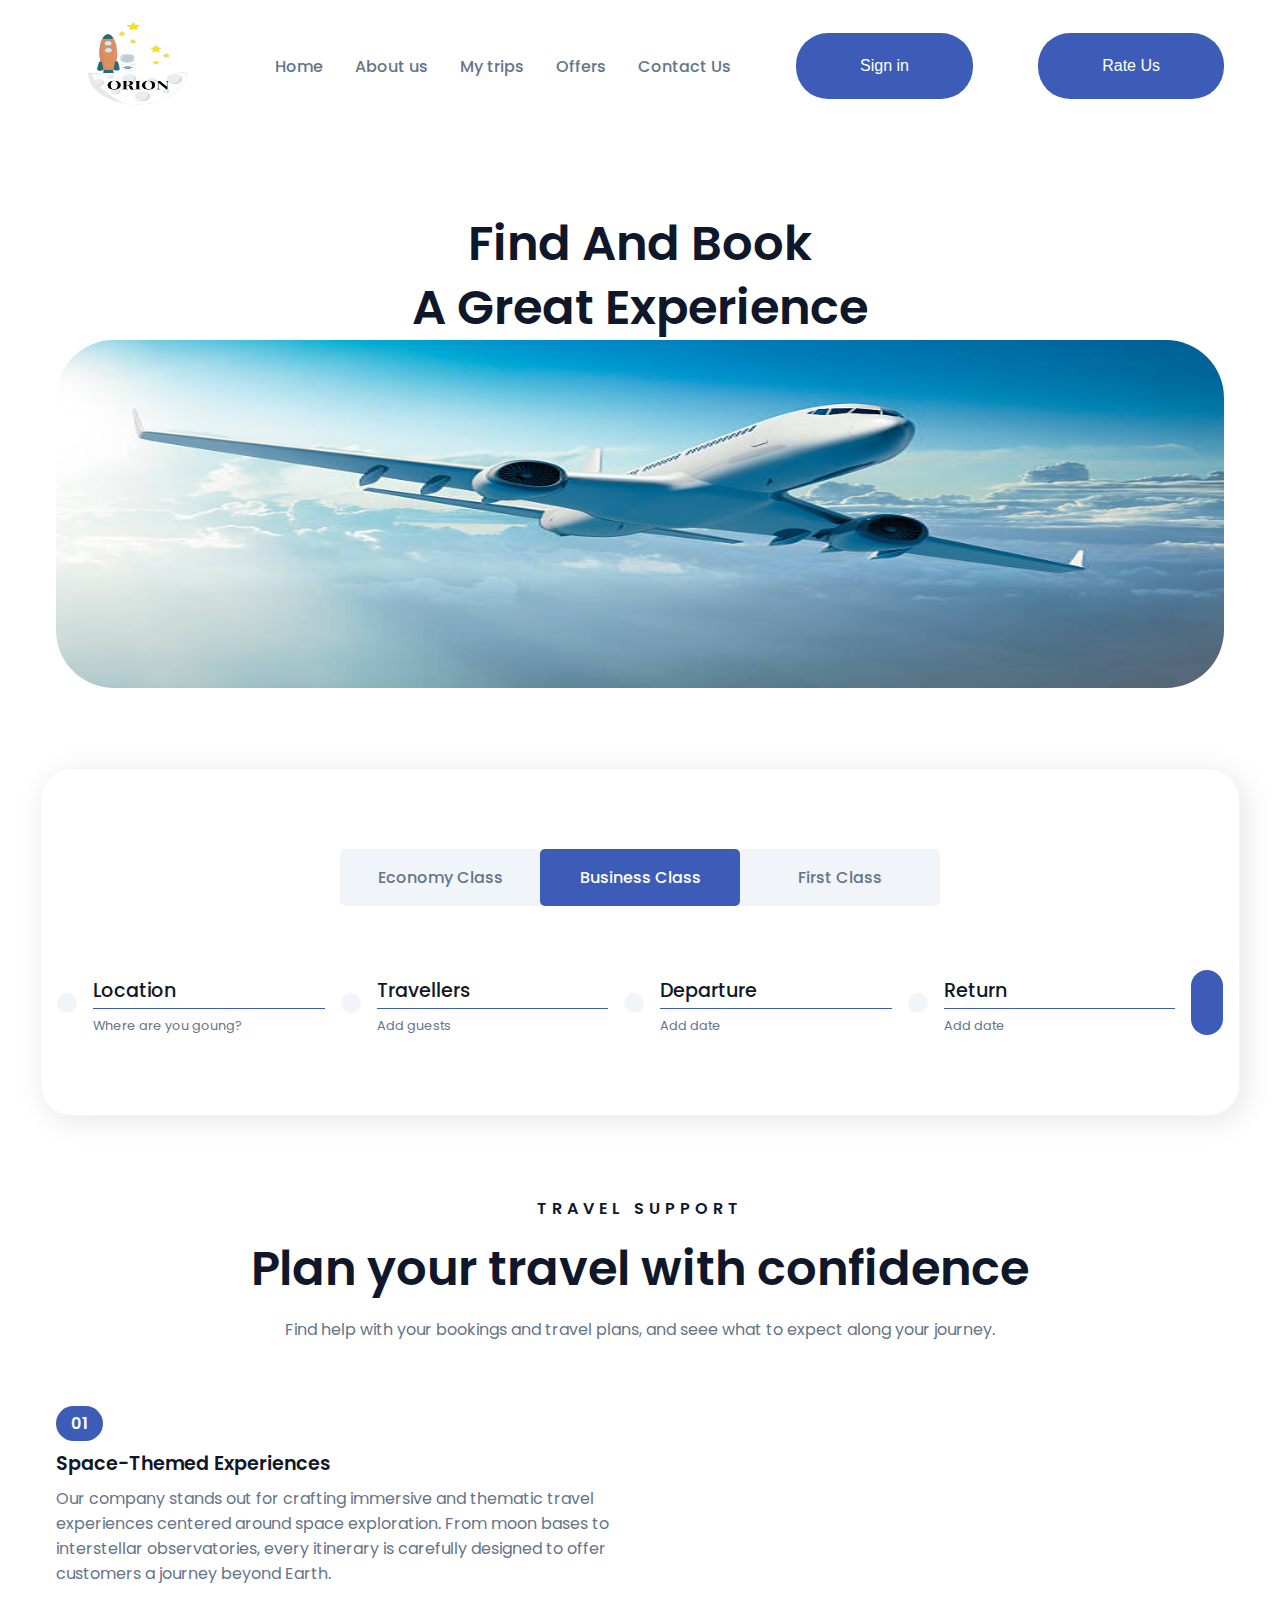
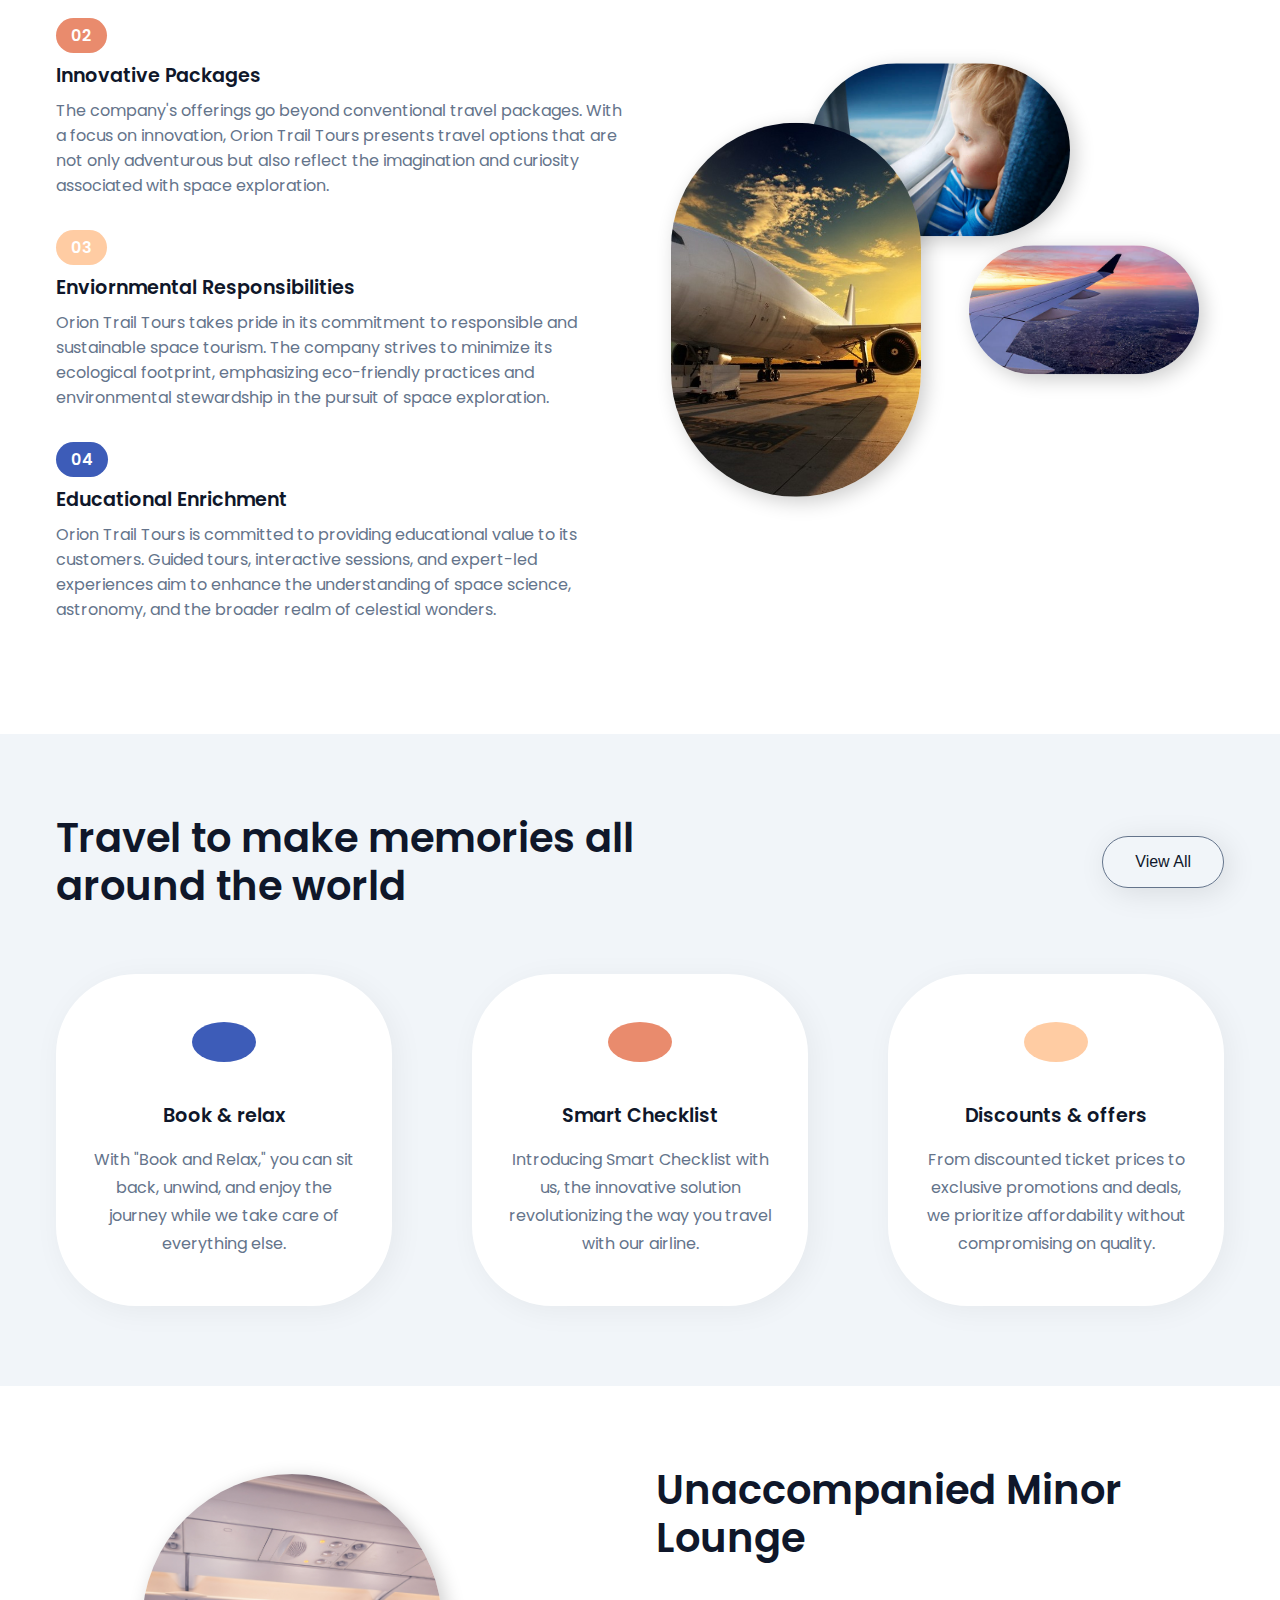
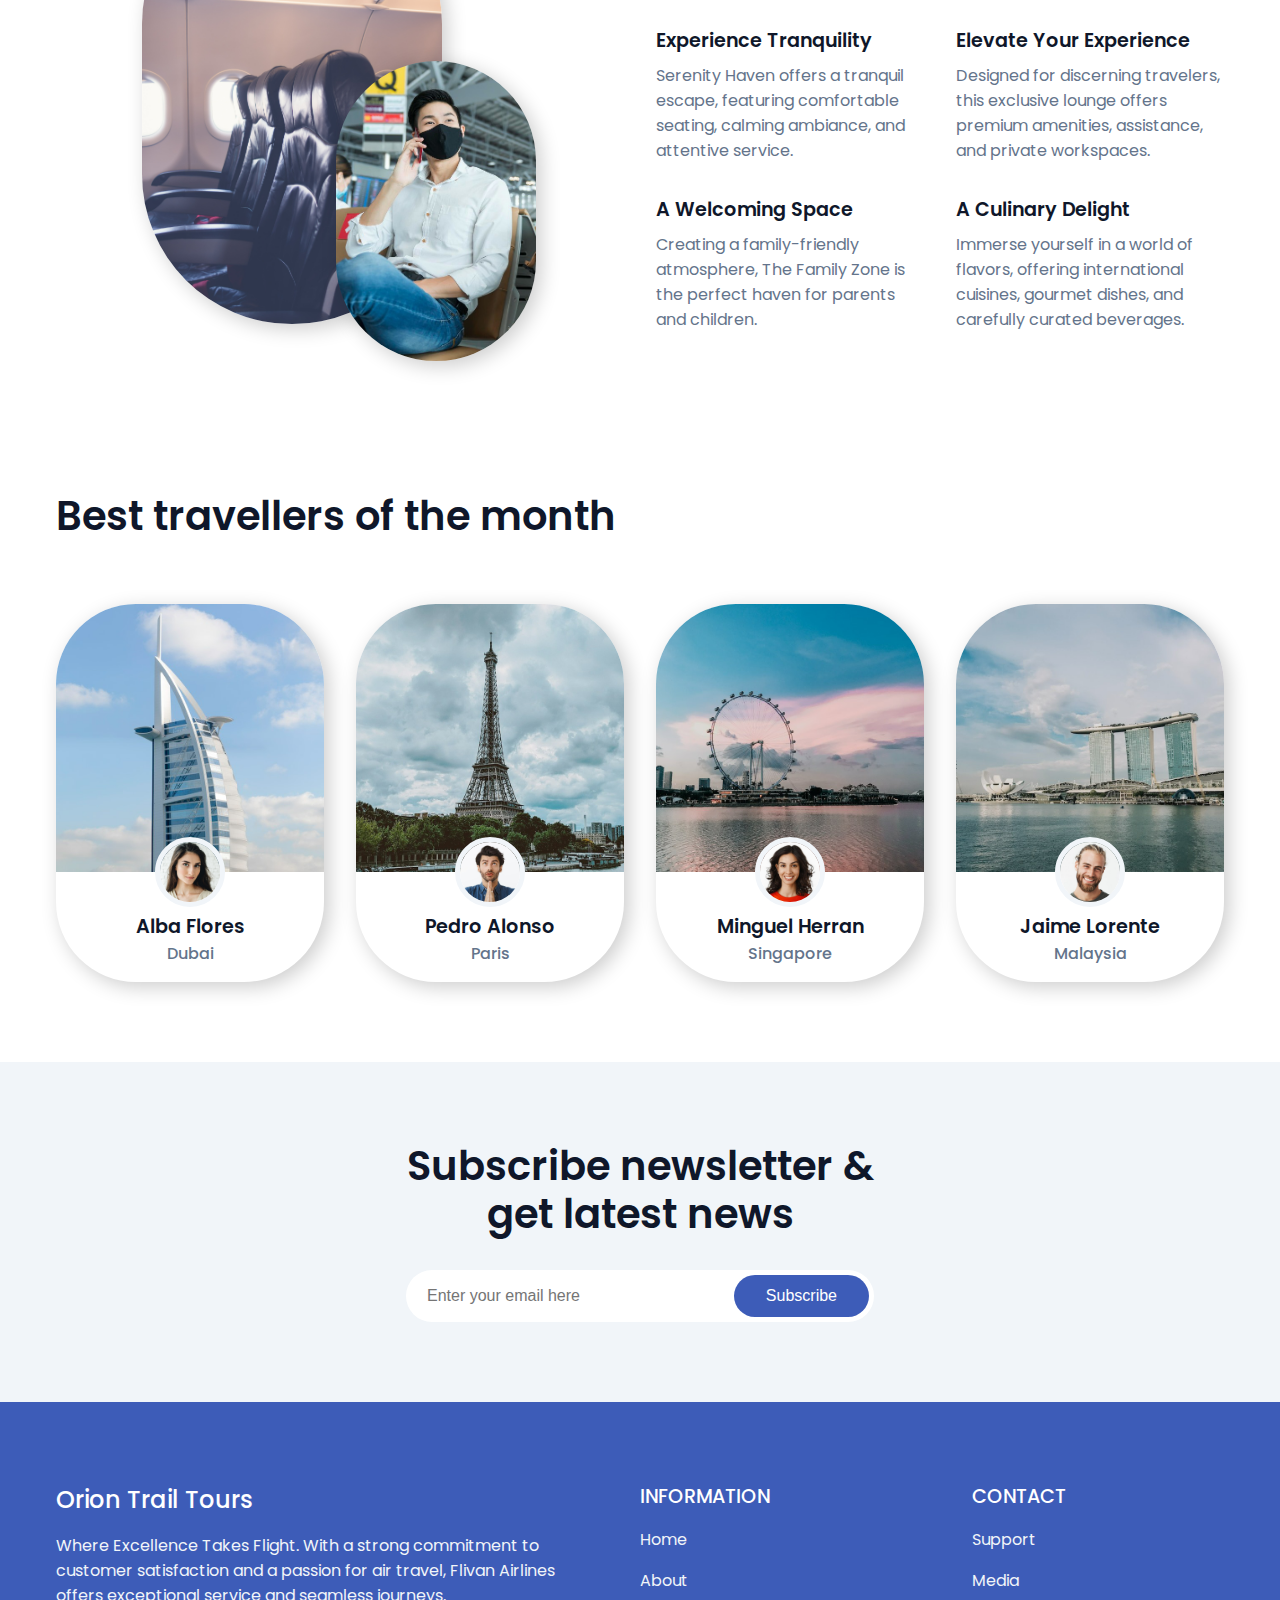
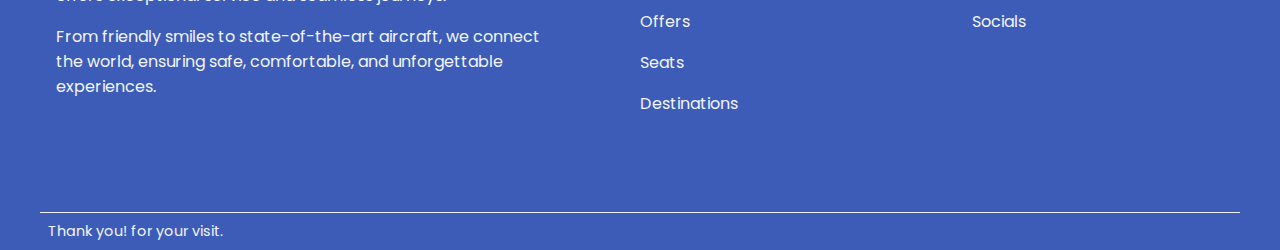
<file: index.html>
<!DOCTYPE html>
<html lang="en">
<head>
    <meta charset="UTF-8">
    <meta name="viewport" content="width=device-width, initial-scale=1.0">
    <title>Orion Trail Tours - Where Space Becomes Your Adventure </title>
    <link rel="shortcut icon" href="Logo.png" type="image/x-icon">
    <link rel="stylesheet" href="orien.css">
</head>
<body>
        <nav>
            <div class="nav__logo"><div class="logo__img" width="5vw"><img src="./Logo.png"  height="100vh"width3vw ></div></div>
                <ul class="nav__links">
                    <li class="link"><a href="./orien.html">Home</a></li>
                    <li class="link"><a href="#">About us</a></li>
                    <li class="link"><a href="#">My trips </a></li>
                    <li class="link"><a href="#">Offers</a></li>
                    <li class="link"><a href="#">Contact Us</a></li>
                  </ul>
                  <button class="btn" onclick="open()"><a href="newlogin.html"><div class="btn">Sign in</div></a></button>
                  <button class="btn" onclick="open()"><a href="feedback.html"><div class="btn">Rate Us</div></a></button>
        </nav>
        <header class="section__container header__container">
            <h1 class="section__header">Find And Book<br />A Great Experience</h1>
            <img src="istockphoto-155429973-612x612.jpg" alt="header"  class="aero"/>
          </header>
      
          <section class="section__container booking__container">
            <div class="booking__nav">
              <span>Economy Class</span>
              <span>Business Class</span>
              <span>First Class</span>
            </div>
            <form>
              <div class="form__group">
                <span><i class="ri-map-pin-line"></i></span>
                <div class="input__content">
                  <div class="input__group">
                    <input type="text" />
                    <label>Location</label>
                  </div>
                  <p>Where are you goung?</p>
                </div>
              </div>
              <div class="form__group">
                <span><i class="ri-user-3-line"></i></span>
                <div class="input__content">
                  <div class="input__group">
                    <input type="number" />
                    <label>Travellers</label>
                  </div>
                  <p>Add guests</p>
                </div>
              </div>
              <div class="form__group">
                <span><i class="ri-calendar-line"></i></span>
                <div class="input__content">
                  <div class="input__group">
                    <input type="text" />
                    <label>Departure</label>
                  </div>
                  <p>Add date</p>
                </div>
              </div>
              <div class="form__group">
                <span><i class="ri-calendar-line"></i></span>
                <div class="input__content">
                  <div class="input__group">
                    <input type="text" />
                    <label>Return</label>
                  </div>
                  <p>Add date</p>
                </div>
              </div>
              <button class="btn"><i class="ri-search-line"></i></button>
            </form>
          </section>
          <section class="section__container plan__container">
            <p class="subheader">TRAVEL SUPPORT</p>
            <h2 class="section__header">Plan your travel with confidence</h2>
            <p class="description">
              Find help with your bookings and travel plans, and seee what to expect
              along your journey.
            </p>
            <div class="plan__grid">
              <div class="plan__content">
                <span class="number">01</span>
                <h4>Space-Themed Experiences</h4>
                <p>
                    Our company stands out for crafting immersive and thematic travel experiences centered around space exploration. From moon bases to interstellar observatories, every itinerary is carefully designed to offer customers a journey beyond Earth.
                </p>
                <span class="number">02</span>
                <h4>Innovative Packages</h4>
                <p>
                    The company's offerings go beyond conventional travel packages. With a focus on innovation, Orion Trail Tours presents travel options that are not only adventurous but also reflect the imagination and curiosity associated with space exploration.
                </p>
                <span class="number">03</span>
                <h4>Enviornmental Responsibilities</h4>
                <p>
                    Orion Trail Tours takes pride in its commitment to responsible and sustainable space tourism. The company strives to minimize its ecological footprint, emphasizing eco-friendly practices and environmental stewardship in the pursuit of space exploration.
                </p>
                <span class="number">04</span>
                <h4>Educational Enrichment</h4>
                <p>
                    Orion Trail Tours is committed to providing educational value to its customers. Guided tours, interactive sessions, and expert-led experiences aim to enhance the understanding of space science, astronomy, and the broader realm of celestial wonders.
                </p>
              </div>
              <div class="plan__image">
                <img src="plan-1.jpg" alt="plan" />
                <img src="plan-2.jpg" alt="plan" />
                <img src="plan-3.jpg" alt="plan" />
              </div>
            </div>
          </section>
      
          <section class="memories">
            <div class="section__container memories__container">
              <div class="memories__header">
                <h2 class="section__header">
                  Travel to make memories all around the world
                </h2>
                <button class="view__all">View All</button>
              </div>
              <div class="memories__grid">
                <div class="memories__card">
                  <span><i class="ri-calendar-2-line"></i></span>
                  <h4>Book & relax</h4>
                  <p>
                    With "Book and Relax," you can sit back, unwind, and enjoy the
                    journey while we take care of everything else.
                  </p>
                </div>
                <div class="memories__card">
                  <span><i class="ri-shield-check-line"></i></span>
                  <h4>Smart Checklist</h4>
                  <p>
                    Introducing Smart Checklist with us, the innovative solution
                    revolutionizing the way you travel with our airline.
                  </p>
                </div>
                <div class="memories__card">
                  <span><i class="ri-bookmark-2-line"></i></span>
                  <h4>Discounts & offers</h4>
                  <p>
                    From discounted ticket prices to exclusive promotions and deals,
                    we prioritize affordability without compromising on quality.
                  </p>
                </div>
              </div>
            </div>
          </section>
      
          <section class="section__container lounge__container">
            <div class="lounge__image">
              <img src="lounge-1.jpg" alt="lounge" />
              <img src="lounge-2.jpg" alt="lounge" />
            </div>
            <div class="lounge__content">
              <h2 class="section__header">Unaccompanied Minor Lounge</h2>
              <div class="lounge__grid">
                <div class="lounge__details">
                  <h4>Experience Tranquility</h4>
                  <p>
                    Serenity Haven offers a tranquil escape, featuring comfortable
                    seating, calming ambiance, and attentive service.
                  </p>
                </div>
                <div class="lounge__details">
                  <h4>Elevate Your Experience</h4>
                  <p>
                    Designed for discerning travelers, this exclusive lounge offers
                    premium amenities, assistance, and private workspaces.
                  </p>
                </div>
                <div class="lounge__details">
                  <h4>A Welcoming Space</h4>
                  <p>
                    Creating a family-friendly atmosphere, The Family Zone is the
                    perfect haven for parents and children.
                  </p>
                </div>
                <div class="lounge__details">
                  <h4>A Culinary Delight</h4>
                  <p>
                    Immerse yourself in a world of flavors, offering international
                    cuisines, gourmet dishes, and carefully curated beverages.
                  </p>
                </div>
              </div>
            </div>
          </section>
      
          <section class="section__container travellers__container">
            <h2 class="section__header">Best travellers of the month</h2>
            <div class="travellers__grid">
              <div class="travellers__card">
                <img src="traveller-1.jpg" alt="traveller" />
                <div class="travellers__card__content">
                  <img src="client-1.jpg" alt="client" />
                  <h4>Alba Flores</h4>
                  <p>Dubai</p>
                </div>
              </div>
              <div class="travellers__card">
                <img src="traveller-2.jpg" alt="traveller" />
                <div class="travellers__card__content">
                  <img src="client-2.jpg" alt="client" />
                  <h4>Pedro Alonso</h4>
                  <p>Paris</p>
                </div>
              </div>
              <div class="travellers__card">
                <img src="traveller-3.jpg" alt="traveller" />
                <div class="travellers__card__content">
                  <img src="client-3.jpg" alt="client" />
                  <h4>Minguel Herran</h4>
                  <p>Singapore</p>
                </div>
              </div>
              <div class="travellers__card">
                <img src="traveller-4.jpg" alt="traveller" />
                <div class="travellers__card__content">
                  <img src="client-4.jpg" alt="client" />
                  <h4>Jaime Lorente</h4>
                  <p>Malaysia</p>
                </div>
              </div>
            </div>
          </section>
          
    <section class="subscribe">
        <div class="section__container subscribe__container">
          <h2 class="section__header">Subscribe newsletter & get latest news</h2>
          <form class="subscribe__form">
            <input type="text" placeholder="Enter your email here" />
            <button class="btn">Subscribe</button>
          </form>
        </div>
      </section>
  
      <footer class="footer">
        <div class="section__container footer__container">
          <div class="footer__col">
            <h3>Orion Trail Tours</h3>
            <p>
              Where Excellence Takes Flight. With a strong commitment to customer
              satisfaction and a passion for air travel, Flivan Airlines offers
              exceptional service and seamless journeys.
            </p>
            <p>
              From friendly smiles to state-of-the-art aircraft, we connect the
              world, ensuring safe, comfortable, and unforgettable experiences.
            </p>
          </div>
          <div class="footer__col">
            <h4>INFORMATION</h4>
            <p>Home</p>
            <p>About</p>
            <p>Offers</p>
            <p>Seats</p>
            <p>Destinations</p>
          </div>
          <div class="footer__col">
            <h4>CONTACT</h4>
            <p>Support</p>
            <p>Media</p>
            <p>Socials</p>
          </div>
        </div>
        <div class="section__container footer__bar">
          <p>Thank you! for your visit.</p>
          <div class="socials">
            <span><i class="ri-facebook-fill"></i></span>
            <span><i class="ri-twitter-fill"></i></span>
            <span><i class="ri-instagram-line"></i></span>
            <span><i class="ri-youtube-fill"></i></span>
          </div>
        </div>
      </footer>
      
</body>
<script>
    function open(){
        window.location.href = './newlogin.html';
    }
</script>
</html>
</file>
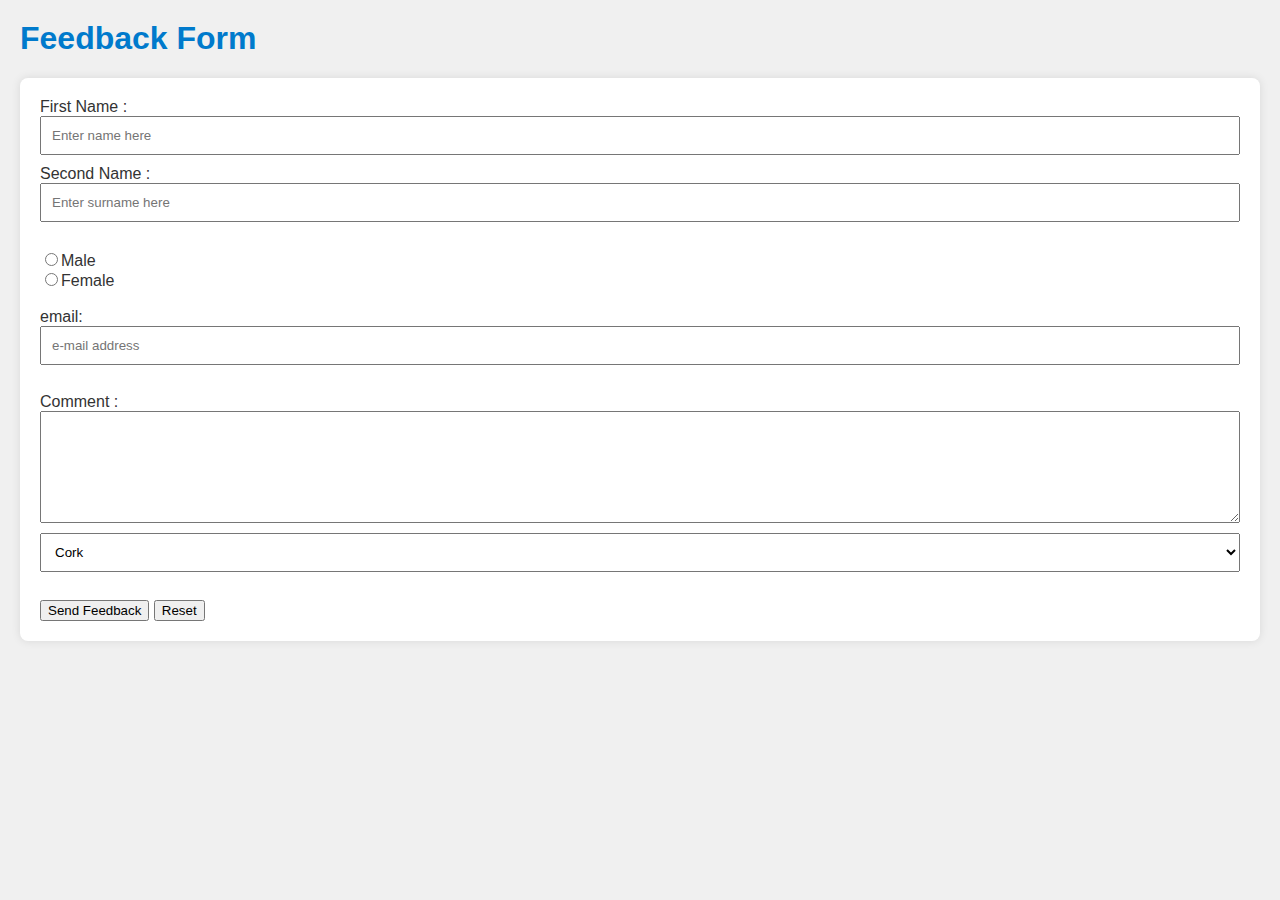
<file: feedback.html>
<HTML>
    <HEAD>
      <TITLE>Feedback Form</TITLE>
      <link rel="stylesheet" href="feedback.css">
    </HEAD>
    <BODY>
      <H1>Feedback Form</H1>
      <FORM action="mailto:simon.long@cit.ie" method="post" enctype="text/plain">
        First Name : <INPUT type="text" name="firstname" placeholder="Enter name here">
        Second Name : <INPUT type="text" name="secondname"  placeholder="Enter surname here">
        <BR>
        <BR>
        <!--It's important that both of these radio button have the same name so they behave as one component (i.e. Only one can be selected at a time)-->  
        <INPUT type="radio" name="gender" value="male">Male<BR>
        <INPUT type="radio" name="gender" value="female">Female  
        <BR>
        <BR>
        <!--This uses the new HTML "email" INPUT type which will automatically validates the email address when the SUBMIT button is clicked-->
        email: <INPUT type="email" name="mail" placeholder="e-mail address">
        <BR>
        <BR>
          Comment :<BR>        
          <TEXTAREA rows="6" cols="50" name="commentfield"></TEXTAREA>
          <BR>
          <SELECT name="countychooser">
            <OPTION value="cork">Cork</OPTION>
            <OPTION value="dublin">Dublin</OPTION>
            <OPTION value="galway">Galway</OPTION>
            <OPTION value="kerry">Kerry</OPTION>
          </SELECT>
          <BR>
          <BR>
          <INPUT TYPE="submit" value="Send Feedback">
          <INPUT TYPE="reset" value="Reset">
      </FORM>
      
    </BODY>  
  </HTML>
</file>
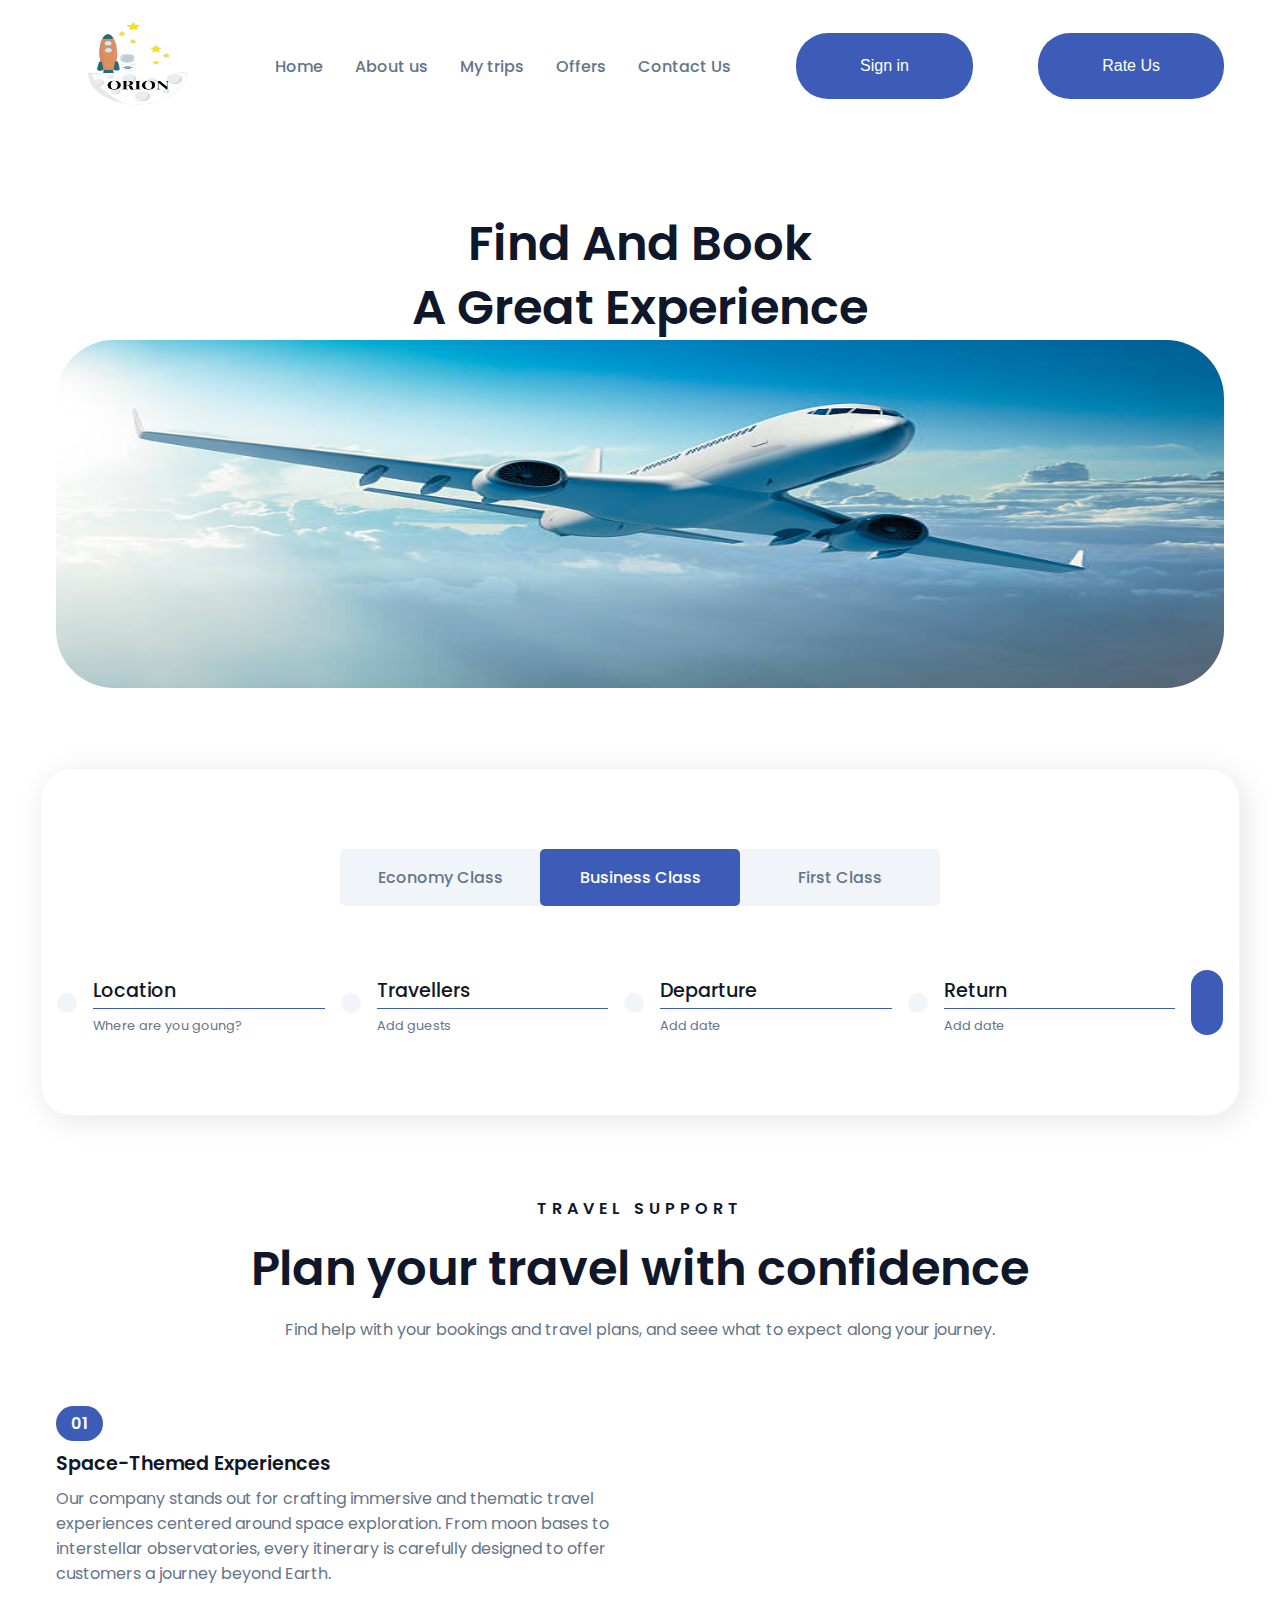
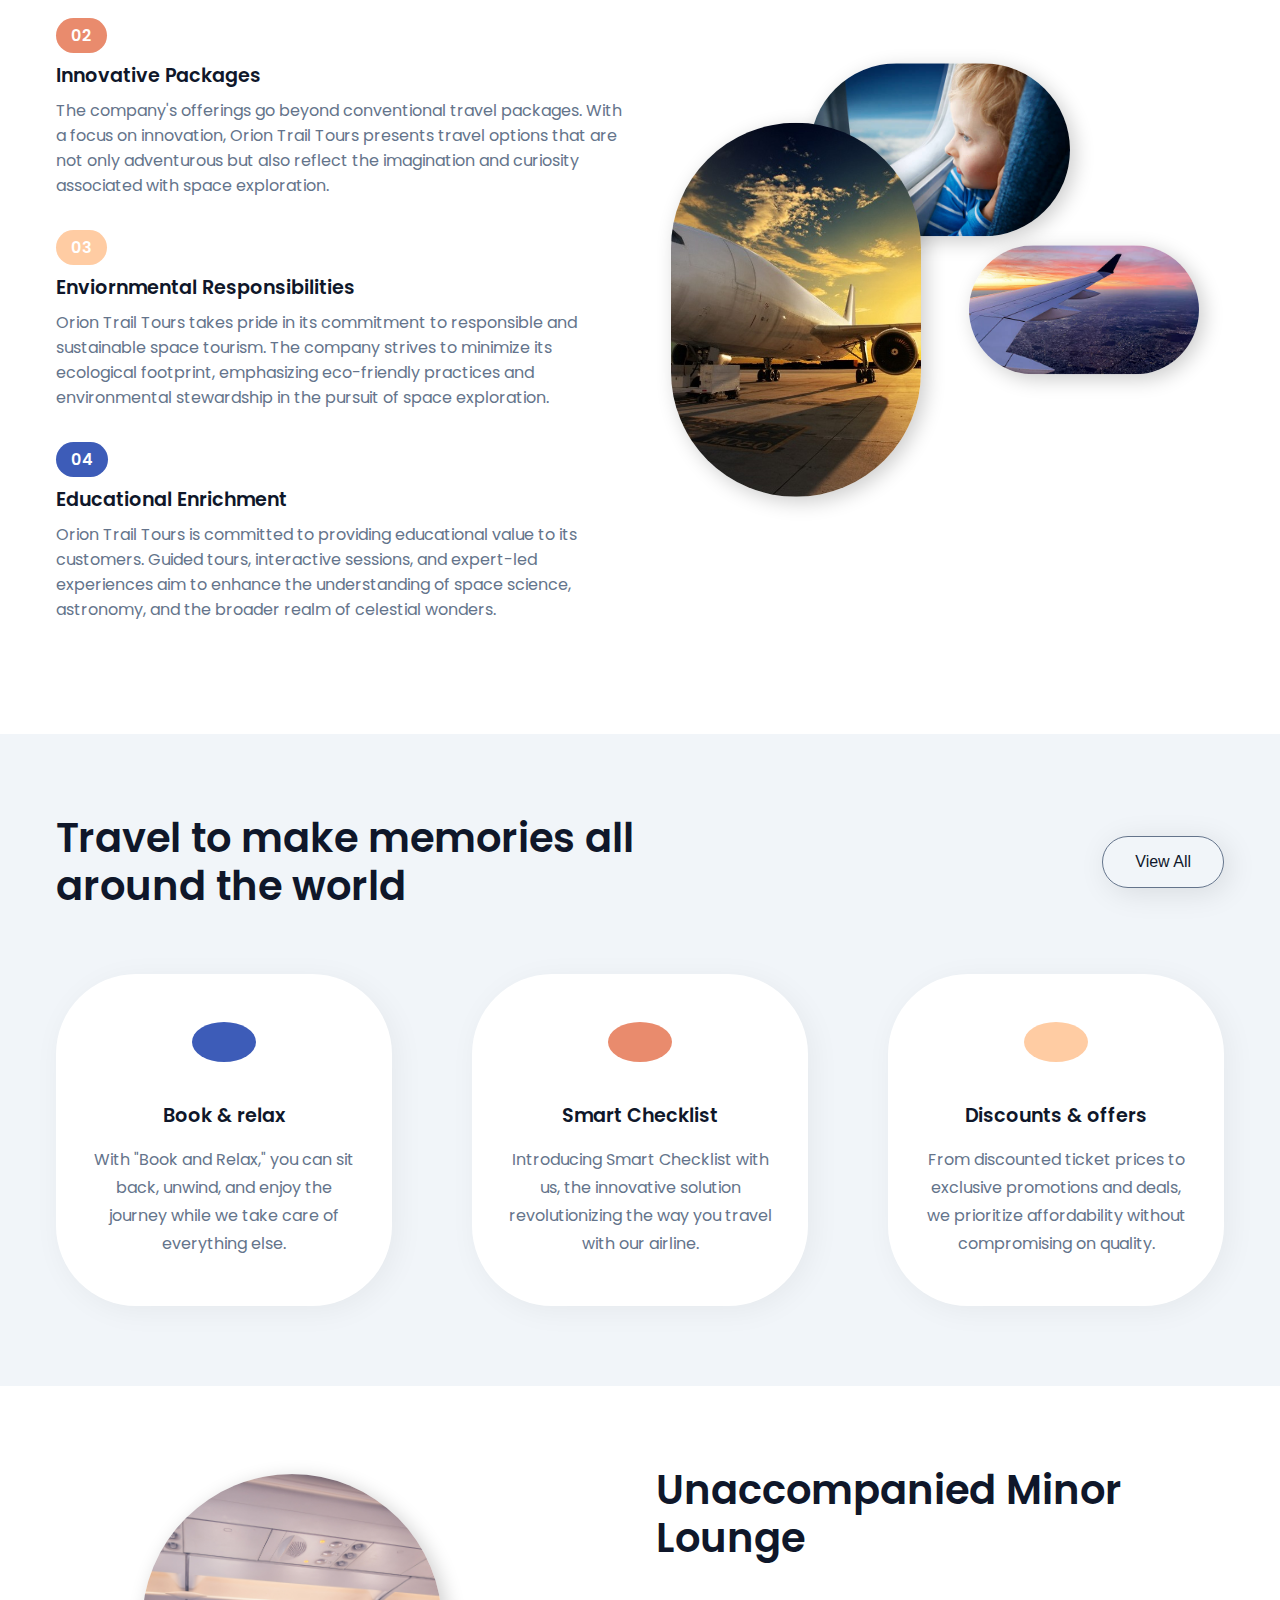
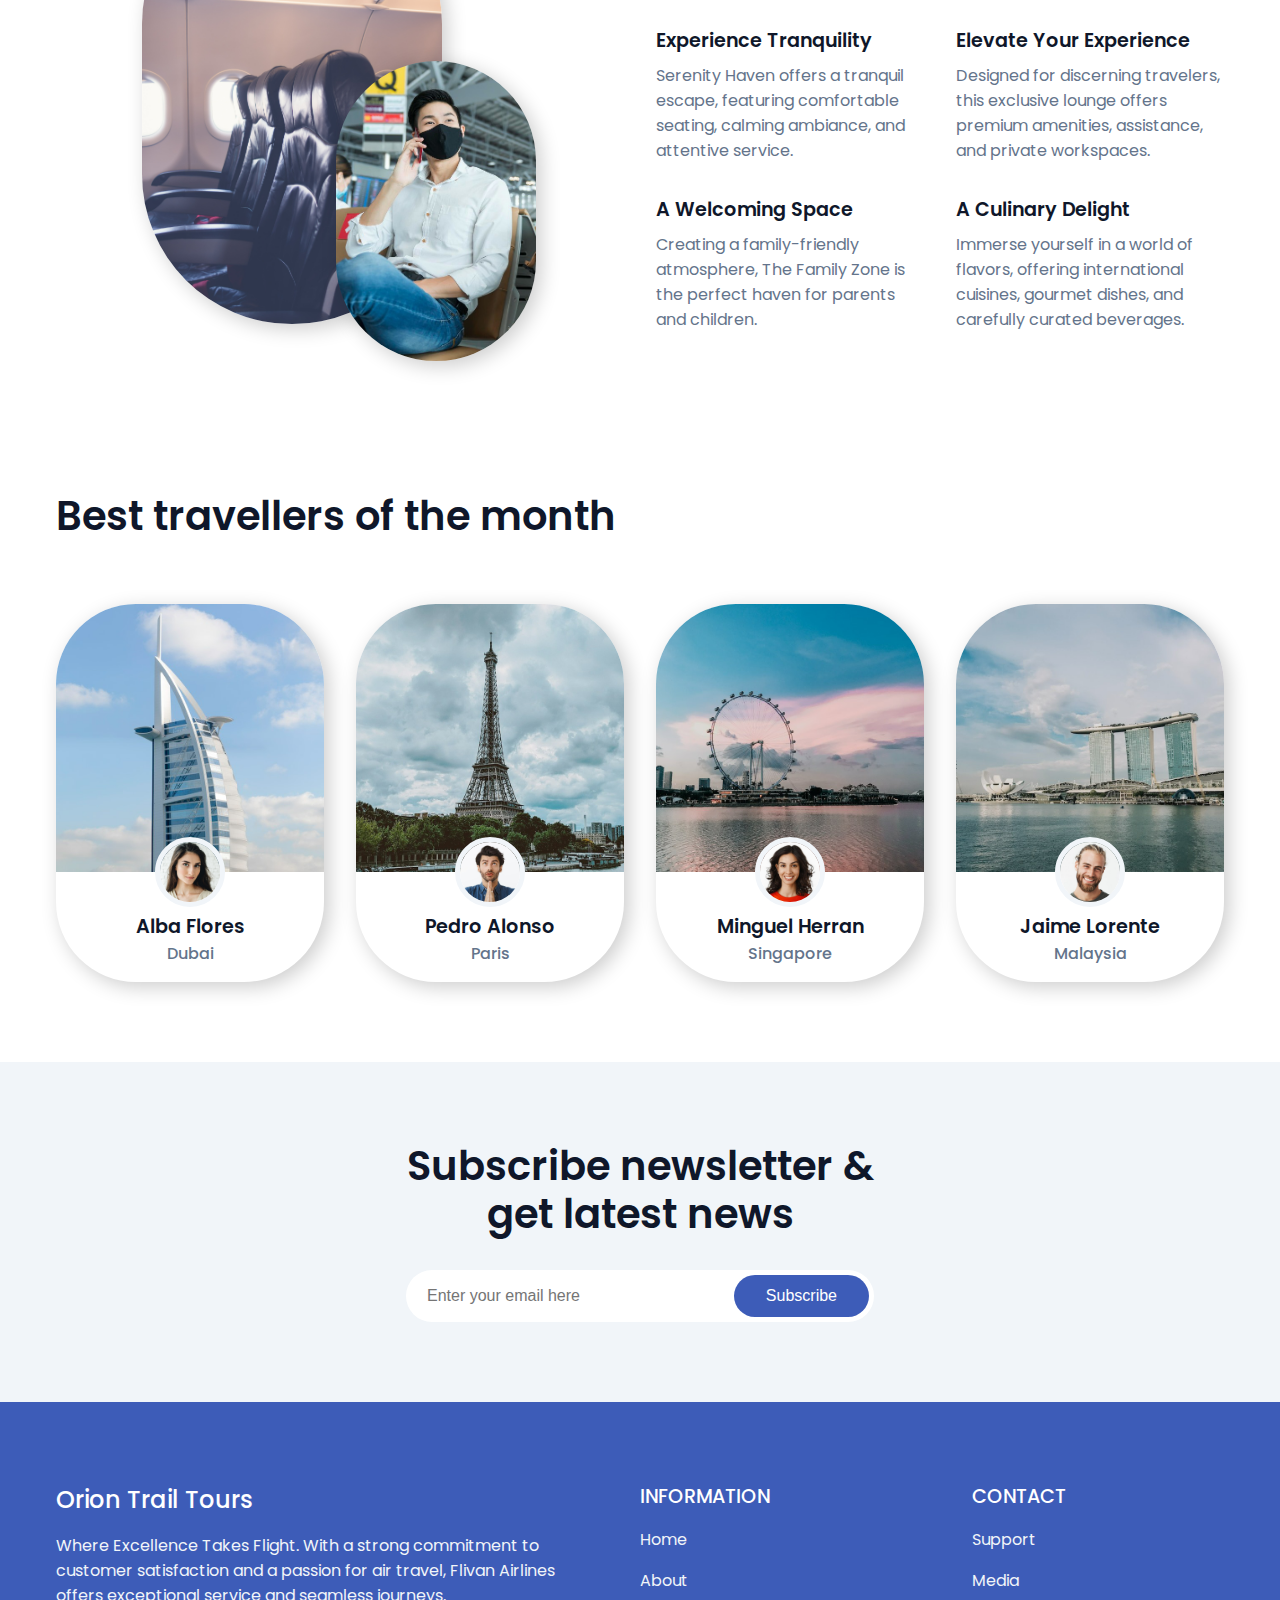
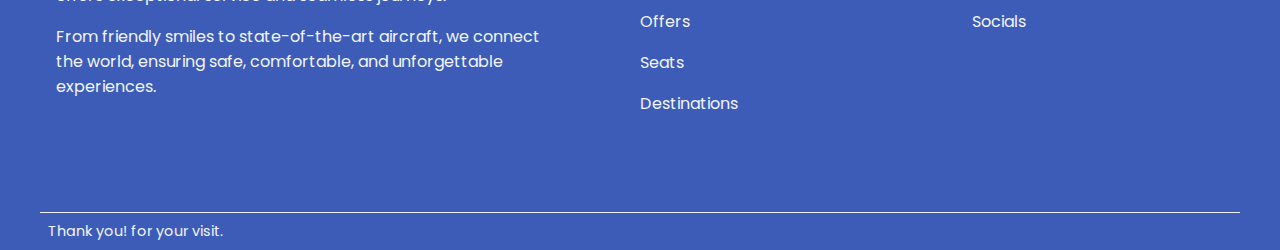
<file: orien.html>
<!DOCTYPE html>
<html lang="en">
<head>
    <meta charset="UTF-8">
    <meta name="viewport" content="width=device-width, initial-scale=1.0">
    <title>Orion Trail Tours - Where Space Becomes Your Adventure </title>
    <link rel="shortcut icon" href="Logo.png" type="image/x-icon">
    <link rel="stylesheet" href="orien.css">
</head>
<body>
        <nav>
            <div class="nav__logo"><div class="logo__img" width="5vw"><img src="./Logo.png"  height="100vh"width3vw ></div></div>
                <ul class="nav__links">
                    <li class="link"><a href="./orien.html">Home</a></li>
                    <li class="link"><a href="#">About us</a></li>
                    <li class="link"><a href="#">My trips </a></li>
                    <li class="link"><a href="#">Offers</a></li>
                    <li class="link"><a href="#">Contact Us</a></li>
                  </ul>
                  <button class="btn" onclick="open()"><a href="newlogin.html"><div class="btn">Sign in</div></a></button>
                  <button class="btn" onclick="open()"><a href="feedback.html"><div class="btn">Rate Us</div></a></button>
        </nav>
        <header class="section__container header__container">
            <h1 class="section__header">Find And Book<br />A Great Experience</h1>
            <img src="istockphoto-155429973-612x612.jpg" alt="header"  class="aero"/>
          </header>
      
          <section class="section__container booking__container">
            <div class="booking__nav">
              <span>Economy Class</span>
              <span>Business Class</span>
              <span>First Class</span>
            </div>
            <form>
              <div class="form__group">
                <span><i class="ri-map-pin-line"></i></span>
                <div class="input__content">
                  <div class="input__group">
                    <input type="text" />
                    <label>Location</label>
                  </div>
                  <p>Where are you goung?</p>
                </div>
              </div>
              <div class="form__group">
                <span><i class="ri-user-3-line"></i></span>
                <div class="input__content">
                  <div class="input__group">
                    <input type="number" />
                    <label>Travellers</label>
                  </div>
                  <p>Add guests</p>
                </div>
              </div>
              <div class="form__group">
                <span><i class="ri-calendar-line"></i></span>
                <div class="input__content">
                  <div class="input__group">
                    <input type="text" />
                    <label>Departure</label>
                  </div>
                  <p>Add date</p>
                </div>
              </div>
              <div class="form__group">
                <span><i class="ri-calendar-line"></i></span>
                <div class="input__content">
                  <div class="input__group">
                    <input type="text" />
                    <label>Return</label>
                  </div>
                  <p>Add date</p>
                </div>
              </div>
              <button class="btn"><i class="ri-search-line"></i></button>
            </form>
          </section>
          <section class="section__container plan__container">
            <p class="subheader">TRAVEL SUPPORT</p>
            <h2 class="section__header">Plan your travel with confidence</h2>
            <p class="description">
              Find help with your bookings and travel plans, and seee what to expect
              along your journey.
            </p>
            <div class="plan__grid">
              <div class="plan__content">
                <span class="number">01</span>
                <h4>Space-Themed Experiences</h4>
                <p>
                    Our company stands out for crafting immersive and thematic travel experiences centered around space exploration. From moon bases to interstellar observatories, every itinerary is carefully designed to offer customers a journey beyond Earth.
                </p>
                <span class="number">02</span>
                <h4>Innovative Packages</h4>
                <p>
                    The company's offerings go beyond conventional travel packages. With a focus on innovation, Orion Trail Tours presents travel options that are not only adventurous but also reflect the imagination and curiosity associated with space exploration.
                </p>
                <span class="number">03</span>
                <h4>Enviornmental Responsibilities</h4>
                <p>
                    Orion Trail Tours takes pride in its commitment to responsible and sustainable space tourism. The company strives to minimize its ecological footprint, emphasizing eco-friendly practices and environmental stewardship in the pursuit of space exploration.
                </p>
                <span class="number">04</span>
                <h4>Educational Enrichment</h4>
                <p>
                    Orion Trail Tours is committed to providing educational value to its customers. Guided tours, interactive sessions, and expert-led experiences aim to enhance the understanding of space science, astronomy, and the broader realm of celestial wonders.
                </p>
              </div>
              <div class="plan__image">
                <img src="plan-1.jpg" alt="plan" />
                <img src="plan-2.jpg" alt="plan" />
                <img src="plan-3.jpg" alt="plan" />
              </div>
            </div>
          </section>
      
          <section class="memories">
            <div class="section__container memories__container">
              <div class="memories__header">
                <h2 class="section__header">
                  Travel to make memories all around the world
                </h2>
                <button class="view__all">View All</button>
              </div>
              <div class="memories__grid">
                <div class="memories__card">
                  <span><i class="ri-calendar-2-line"></i></span>
                  <h4>Book & relax</h4>
                  <p>
                    With "Book and Relax," you can sit back, unwind, and enjoy the
                    journey while we take care of everything else.
                  </p>
                </div>
                <div class="memories__card">
                  <span><i class="ri-shield-check-line"></i></span>
                  <h4>Smart Checklist</h4>
                  <p>
                    Introducing Smart Checklist with us, the innovative solution
                    revolutionizing the way you travel with our airline.
                  </p>
                </div>
                <div class="memories__card">
                  <span><i class="ri-bookmark-2-line"></i></span>
                  <h4>Discounts & offers</h4>
                  <p>
                    From discounted ticket prices to exclusive promotions and deals,
                    we prioritize affordability without compromising on quality.
                  </p>
                </div>
              </div>
            </div>
          </section>
      
          <section class="section__container lounge__container">
            <div class="lounge__image">
              <img src="lounge-1.jpg" alt="lounge" />
              <img src="lounge-2.jpg" alt="lounge" />
            </div>
            <div class="lounge__content">
              <h2 class="section__header">Unaccompanied Minor Lounge</h2>
              <div class="lounge__grid">
                <div class="lounge__details">
                  <h4>Experience Tranquility</h4>
                  <p>
                    Serenity Haven offers a tranquil escape, featuring comfortable
                    seating, calming ambiance, and attentive service.
                  </p>
                </div>
                <div class="lounge__details">
                  <h4>Elevate Your Experience</h4>
                  <p>
                    Designed for discerning travelers, this exclusive lounge offers
                    premium amenities, assistance, and private workspaces.
                  </p>
                </div>
                <div class="lounge__details">
                  <h4>A Welcoming Space</h4>
                  <p>
                    Creating a family-friendly atmosphere, The Family Zone is the
                    perfect haven for parents and children.
                  </p>
                </div>
                <div class="lounge__details">
                  <h4>A Culinary Delight</h4>
                  <p>
                    Immerse yourself in a world of flavors, offering international
                    cuisines, gourmet dishes, and carefully curated beverages.
                  </p>
                </div>
              </div>
            </div>
          </section>
      
          <section class="section__container travellers__container">
            <h2 class="section__header">Best travellers of the month</h2>
            <div class="travellers__grid">
              <div class="travellers__card">
                <img src="traveller-1.jpg" alt="traveller" />
                <div class="travellers__card__content">
                  <img src="client-1.jpg" alt="client" />
                  <h4>Alba Flores</h4>
                  <p>Dubai</p>
                </div>
              </div>
              <div class="travellers__card">
                <img src="traveller-2.jpg" alt="traveller" />
                <div class="travellers__card__content">
                  <img src="client-2.jpg" alt="client" />
                  <h4>Pedro Alonso</h4>
                  <p>Paris</p>
                </div>
              </div>
              <div class="travellers__card">
                <img src="traveller-3.jpg" alt="traveller" />
                <div class="travellers__card__content">
                  <img src="client-3.jpg" alt="client" />
                  <h4>Minguel Herran</h4>
                  <p>Singapore</p>
                </div>
              </div>
              <div class="travellers__card">
                <img src="traveller-4.jpg" alt="traveller" />
                <div class="travellers__card__content">
                  <img src="client-4.jpg" alt="client" />
                  <h4>Jaime Lorente</h4>
                  <p>Malaysia</p>
                </div>
              </div>
            </div>
          </section>
          
    <section class="subscribe">
        <div class="section__container subscribe__container">
          <h2 class="section__header">Subscribe newsletter & get latest news</h2>
          <form class="subscribe__form">
            <input type="text" placeholder="Enter your email here" />
            <button class="btn">Subscribe</button>
          </form>
        </div>
      </section>
  
      <footer class="footer">
        <div class="section__container footer__container">
          <div class="footer__col">
            <h3>Orion Trail Tours</h3>
            <p>
              Where Excellence Takes Flight. With a strong commitment to customer
              satisfaction and a passion for air travel, Flivan Airlines offers
              exceptional service and seamless journeys.
            </p>
            <p>
              From friendly smiles to state-of-the-art aircraft, we connect the
              world, ensuring safe, comfortable, and unforgettable experiences.
            </p>
          </div>
          <div class="footer__col">
            <h4>INFORMATION</h4>
            <p>Home</p>
            <p>About</p>
            <p>Offers</p>
            <p>Seats</p>
            <p>Destinations</p>
          </div>
          <div class="footer__col">
            <h4>CONTACT</h4>
            <p>Support</p>
            <p>Media</p>
            <p>Socials</p>
          </div>
        </div>
        <div class="section__container footer__bar">
          <p>Thank you! for your visit.</p>
          <div class="socials">
            <span><i class="ri-facebook-fill"></i></span>
            <span><i class="ri-twitter-fill"></i></span>
            <span><i class="ri-instagram-line"></i></span>
            <span><i class="ri-youtube-fill"></i></span>
          </div>
        </div>
      </footer>
      
</body>
<script>
    function open(){
        window.location.href = './newlogin.html';
    }
</script>
</html>
</file>
<file: orien.css>
@import url("https://fonts.googleapis.com/css2?family=Poppins:wght@400;500;600;700;800&display=swap");

:root {
  --primary-color: #3d5cb8;
  --primary-color-dark: #334c99;
  --text-dark: #0f172a;
  --text-light: #64748b;
  --extra-light: #f1f5f9;
  --white: #ffffff;
  --max-width: 1200px;
}

* {
  padding: 0;
  margin: 0;
  box-sizing: border-box;
}
.aero{
  height: 348px;
  border-radius: 58px;
}

.section__container {
  max-width: var(--max-width);
  margin: auto;
  padding: 5rem 1rem;
}

.section__header {
  font-size: 2.5rem;
  font-weight: 600;
  line-height: 3rem;
  color: var(--text-dark);
}

.btn {
  padding: 0.75rem 2rem;
  outline: none;
  border: none;
  font-size: 1rem;
  font-weight: 500;
  color: white;
  background-color: var(--primary-color);
  border-radius: 2rem;
  cursor: pointer;
  transition: 0.3s;
}

.btn:hover {
  background-color: var(--primary-color-dark);
}

a {
  text-decoration: none;
}

img {
  width: 100%;
  display: flex;
}

body {
  font-family: "Poppins", sans-serif;
  background: #ffffff;
}
@keyframes logo {
    0%{
        scale: 0;
    }
    100%{
        scale: 2.5;
    }
    
}
nav {
  max-width: var(--max-width);
  margin: auto;
  padding: 1rem;
  display: flex;
  align-items: center;
  justify-content: space-between;
  gap: 1rem;
  /* background-color: azure; */
  border-radius: 35px;
}
.logo__img:hover{
    scale: 1.4;
}

.nav__logo {
  font-size: 1.5rem;
  font-weight: 600;
  width: 12vw;
  /* height: 0.3vh; */
}

.nav__links {
  list-style: none;
  display: flex;
  align-items: center;
  gap: 2rem;
}

.link a {
  font-weight: 500;
  color: var(--text-light);
  transition: 0.3s;
}

.link a:hover {
  color: var(--text-dark);
}

.header__container .section__header {
  text-align: center;
  font-size: 3rem;
  line-height: 4rem;
}

.booking__container {
  border-radius: 2rem;
  border: 1px solid var(--extra-light);
  box-shadow: 5px 5px 30px rgba(0, 0, 0, 0.1);
}

.booking__nav {
  max-width: 600px;
  margin: auto;
  display: flex;
  align-items: center;
  background-color: var(--extra-light);
  border-radius: 5px;
}

.booking__nav span {
  flex: 1;
  padding: 1rem 2rem;
  font-weight: 500;
  color: var(--text-light);
  text-align: center;
  border-radius: 5px;
  cursor: pointer;
}

.booking__nav span:nth-child(2) {
  color: var(--white);
  background-color: var(--primary-color);
}

.booking__container form {
  margin-top: 4rem;
  display: grid;
  grid-template-columns: repeat(4, 1fr) auto;
  gap: 1rem;
}

.booking__container .input__content {
  width: 100%;
}

.booking__container .form__group {
  display: flex;
  align-items: center;
  gap: 1rem;
}

.booking__container .form__group span {
  padding: 10px;
  font-size: 1.5rem;
  color: var(--text-dark);
  background-color: var(--extra-light);
  border-radius: 1rem;
}

.booking__container .input__group {
  width: 100%;
  position: relative;
}

.booking__container label {
  position: absolute;
  top: 50%;
  left: 0;
  transform: translateY(-50%);
  font-size: 1.2rem;
  font-weight: 500;
  color: var(--text-dark);
  pointer-events: none;
  transition: 0.3s;
}

.booking__container input {
  width: 100%;
  padding: 10px 0;
  font-size: 1rem;
  outline: none;
  border: none;
  border-bottom: 1px solid var(--primary-color);
  color: var(--text-dark);
}

.booking__container input:focus ~ label {
  font-size: 0.8rem;
  top: 0;
}

.booking__container .form__group p {
  margin-top: 0.5rem;
  font-size: 0.8rem;
  color: var(--text-light);
}

.booking__container .btn {
  padding: 1rem;
  font-size: 1.5rem;
}

.plan__container .subheader {
  margin-bottom: 1rem;
  text-align: center;
  font-weight: 600;
  color: var(--text-dark);
  letter-spacing: 5px;
}

.plan__container .section__header {
  text-align: center;
  font-size: 3rem;
  line-height: 4rem;
  margin-bottom: 1rem;
}

.plan__container .description {
  text-align: center;
  color: var(--text-light);
}

.plan__grid {
  margin-top: 4rem;
  display: grid;
  grid-template-columns: repeat(2, 1fr);
  gap: 2rem;
}

.plan__content .number {
  display: inline-block;
  padding: 5px 15px;
  margin-bottom: 0.5rem;
  font-weight: 600;
  color: var(--white);
  background-color: var(--primary-color);
  border-radius: 2rem;
}

.plan__content .number:nth-child(4) {
  background-color: #e98b6d;
}

.plan__content .number:nth-child(7) {
  background-color: #ffcca3;
}

.plan__content h4 {
  font-size: 1.2rem;
  font-weight: 600;
  color: var(--text-dark);
  margin-bottom: 0.5rem;
}

.plan__content p {
  color: var(--text-light);
  margin-bottom: 2rem;
}

.plan__image {
  position: relative;
}

.plan__image img {
  position: absolute;
  top: 50%;
  left: 50%;
  border-radius: 10rem;
  box-shadow: 5px 5px 20px rgba(0, 0, 0, 0.2);
}

.plan__image img:nth-child(1) {
  max-width: 250px;
  transform: translate(calc(-50% - 9rem), calc(-50% + 5rem));
  z-index: 3;
}

.plan__image img:nth-child(2) {
  max-width: 260px;
  transform: translate(-50%, calc(-50% - 5rem));
  z-index: 2;
}

.plan__image img:nth-child(3) {
  max-width: 230px;
  transform: translate(calc(-50% + 9rem), calc(-50% + 5rem));
}

.memories {
  background-color: var(--extra-light);
}

.memories__header {
  display: flex;
  align-items: center;
  justify-content: space-between;
  gap: 2rem;
}

.memories__header .section__header {
  max-width: 600px;
}

.memories__header .view__all {
  padding: 1rem 2rem;
  font-size: 1rem;
  font-weight: 500;
  color: var(--text-dark);
  background: transparent;
  white-space: nowrap;
  outline: none;
  border: 1px solid var(--text-light);
  border-radius: 2rem;
  box-shadow: 5px 5px 30px rgba(0, 0, 0, 0.1);
  cursor: pointer;
}

.memories__grid {
  margin-top: 4rem;
  display: grid;
  grid-template-columns: repeat(3, 1fr);
  gap: 5rem;
}

.memories__card {
  padding: 3rem 2rem;
  text-align: center;
  border-radius: 5rem;
  background-color: var(--white);
  box-shadow: 5px 5px 30px rgba(0, 0, 0, 0.05);
}

.memories__card span {
  display: inline-block;
  padding: 20px 32px;
  margin-bottom: 2rem;
  font-size: 3rem;
  color: var(--white);
  background-color: var(--primary-color);
  border-radius: 100%;
}

.memories__card:nth-child(2) span {
  background-color: #e98b6d;
}

.memories__card:nth-child(3) span {
  background-color: #ffcca3;
}

.memories__card h4 {
  margin-bottom: 1rem;
  font-size: 1.2rem;
  font-weight: 600;
  color: var(--text-dark);
}

.memories__card p {
  color: var(--text-light);
  line-height: 1.75rem;
}

.lounge__container {
  display: grid;
  grid-template-columns: repeat(2, 1fr);
  gap: 2rem;
}

.lounge__grid {
  margin-top: 4rem;
  display: grid;
  grid-template-columns: repeat(2, 1fr);
  gap: 2rem;
}

.lounge__image {
  position: relative;
}

.lounge__image img {
  position: absolute;
  top: 50%;
  left: 50%;
  border-radius: 20rem;
  box-shadow: 5px 5px 20px rgba(0, 0, 0, 0.2);
}

.lounge__image img:nth-child(1) {
  max-width: 300px;
  transform: translate(calc(-50% - 3rem), -50%);
}

.lounge__image img:nth-child(2) {
  max-width: 200px;
  transform: translate(calc(-50% + 6rem), calc(-50% + 7rem));
}

.lounge__details h4 {
  margin-bottom: 0.5rem;
  font-size: 1.2rem;
  font-weight: 600;
  color: var(--text-dark);
}

.lounge__details p {
  color: var(--text-light);
}

.travellers__grid {
  margin-top: 4rem;
  display: grid;
  grid-template-columns: repeat(4, 1fr);
  gap: 2rem;
}

.travellers__card {
  border-radius: 5rem;
  overflow: hidden;
  box-shadow: 5px 5px 20px rgba(0, 0, 0, 0.2);
}

.travellers__card__content {
  position: relative;
  padding: 1rem;
  text-align: center;
}

.travellers__card__content img {
  position: absolute;
  max-width: 70px;
  top: 0;
  left: 50%;
  transform: translate(-50%, -50%);
  border: 5px solid var(--extra-light);
  border-radius: 100%;
}

.travellers__card__content h4 {
  margin-top: 1.5rem;
  font-size: 1.2rem;
  font-weight: 600;
  color: var(--text-dark);
}

.travellers__card__content p {
  font-weight: 500;
  color: var(--text-light);
}

.subscribe {
  background-color: var(--extra-light);
}

.subscribe__container {
  max-width: 500px;
  text-align: center;
}

.subscribe__form {
  margin-top: 2rem;
  padding: 5px;
  display: flex;
  align-items: center;
  gap: 1rem;
  background-color: var(--white);
  border-radius: 2rem;
}

.subscribe__form input {
  width: 100%;
  padding: 0 1rem;
  outline: none;
  border: none;
  font-size: 1rem;
  color: var(--text-dark);
}

.footer {
  background-color: var(--primary-color);
}

.footer__container {
  display: grid;
  grid-template-columns: 2fr repeat(2, 1fr);
  gap: 5rem;
}

.footer__col h3 {
  font-size: 1.5rem;
  font-weight: 500;
  color: var(--white);
  margin-bottom: 1rem;
}

.footer__col h4 {
  font-size: 1.2rem;
  font-weight: 500;
  color: var(--white);
  margin-bottom: 1rem;
}

.footer__col p {
  color: var(--extra-light);
  margin-bottom: 1rem;
  cursor: pointer;
  transition: 0.3s;
}

.footer__col p:hover {
  color: var(--white);
}

.footer__bar {
  padding: 0.5rem;
  display: flex;
  align-items: center;
  justify-content: space-between;
  gap: 1rem;
  border-top: 1px solid var(--extra-light);
}

.footer__bar p {
  font-size: 0.9rem;
  color: var(--extra-light);
}

.socials {
  display: flex;
  align-items: center;
  gap: 1rem;
}

.socials span {
  font-size: 1.2rem;
  color: var(--extra-light);
}

@media (width < 1200px) {
  .section__container.header__container,
  .section__container.plan__container,
  .section__container.lounge__container {
    overflow: hidden;
  }

  .memories__grid {
    gap: 3rem;
  }
}

@media (width < 900px) {
  nav .btn {
    display: none;
  }

  .header__container img {
    min-width: 900px;
    margin-left: 50%;
    transform: translateX(-50%);
  }

  .booking__container form {
    grid-template-columns: repeat(2, 1fr);
  }

  .plan__grid {
    grid-template-columns: repeat(1, 1fr);
  }

  .plan__image {
    min-height: 600px;
    grid-area: 1/1/2/2;
  }

  .memories__grid {
    grid-template-columns: repeat(2, 1fr);
    gap: 2rem;
  }

  .lounge__container {
    grid-template-columns: repeat(1, 1fr);
  }

  .lounge__image {
    min-height: 600px;
  }

  .travellers__grid {
    grid-template-columns: repeat(2, 1fr);
  }

  .footer__container {
    gap: 2rem;
  }
}
@media (width < 600px) {
  .nav__links {
    display: none;
  }

  .booking__nav span {
    padding: 1rem 0.5rem;
  }

  .booking__container form {
    grid-template-columns: repeat(1, 1fr);
  }

  .memories__header {
    flex-direction: column;
  }

  .memories__grid {
    grid-template-columns: repeat(1, 1fr);
  }

  .lounge__grid {
    grid-template-columns: repeat(1, 1fr);
  }

  .travellers__grid {
    grid-template-columns: repeat(1, 1fr);
  }

  .footer__container {
    grid-template-columns: 1fr;
  }

  .footer__bar {
    flex-direction: column;
    text-align: center;
  }
}
</file>
<file: feedback.css>
body {
    font-family: Arial, sans-serif;
    background-color: #f0f0f0; /* Light gray background */
    color: #333; /* Dark text color */
    margin: 20px;
}

h1 {
    color: #007acc; /* Light blue heading color */
}

form {
    background-color: #ffffff; /* White background for the form */
    padding: 20px;
    border-radius: 8px;
    box-shadow: 0 0 10px rgba(0, 0, 0, 0.1); /* Light box shadow for the form */
    transition: box-shadow 0.3s ease-in-out;
}

form:hover {
    box-shadow: 0 0 15px rgba(0, 0, 0, 0.2); /* Slightly darker box shadow on hover */
}

input[type="text"],
input[type="email"],
textarea,
select {
    width: 100%;
    padding: 10px;
    margin-bottom: 10px;
    box-sizing: border-box
}
</file>
